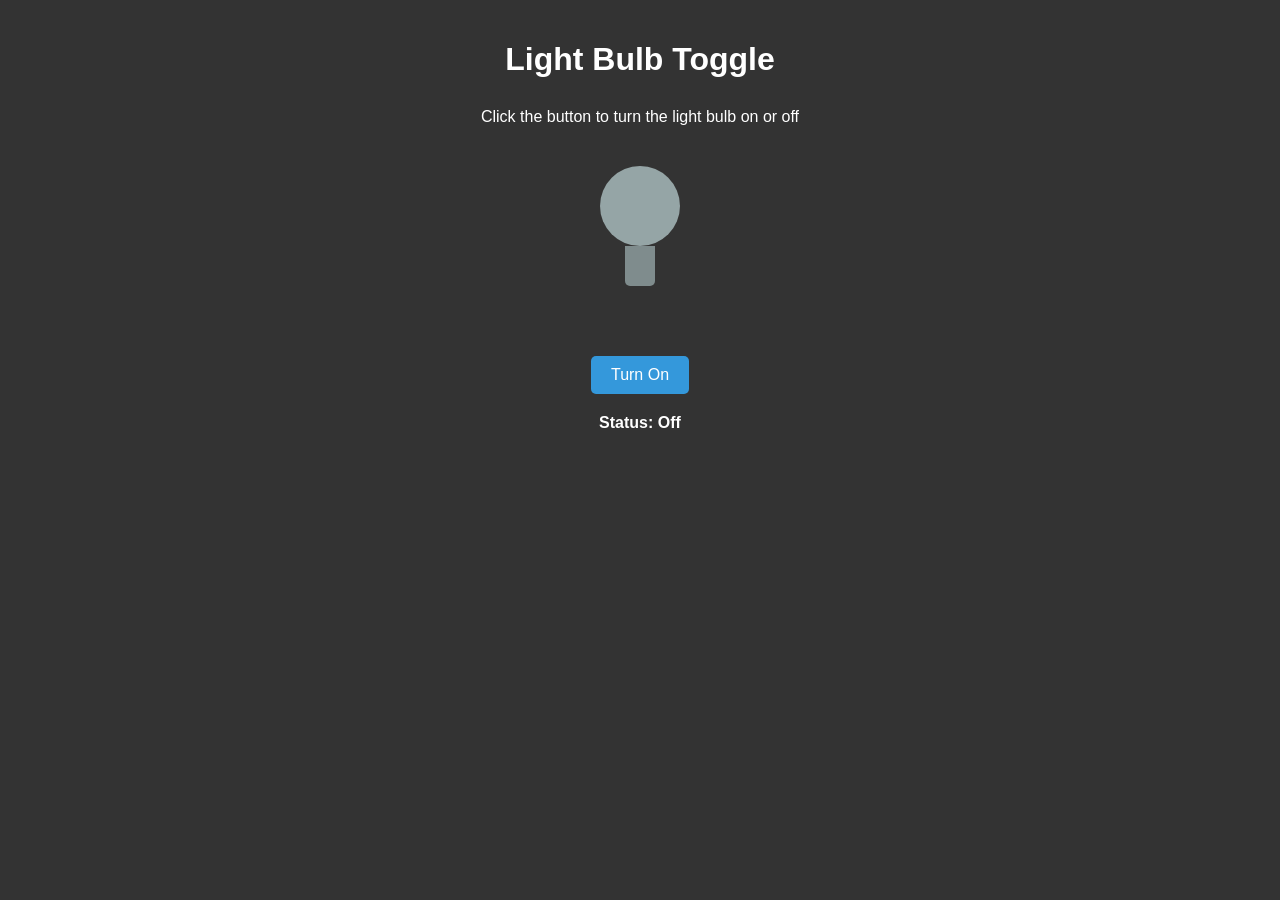
<file: dom/challenge-1/index.html>
<!DOCTYPE html>
<html lang="en">
  <head>
    <meta charset="UTF-8" />
    <meta name="viewport" content="width=device-width, initial-scale=1.0" />
    <title>Light Bulb Toggle</title>
    <link rel="stylesheet" href="styles.css" />
  </head>
  <body id="body">
    <h1>Light Bulb Toggle</h1>
    <p>Click the button to turn the light bulb on or off</p>

    <div class="bulb-container">
      <div id="bulb" class="bulb off"></div>
      <div class="bulb-base"></div>
    </div>

    <button id="toggleButton">Turn On</button>

    <p id="status" class="switch-status">Status: Off</p>

    <script src="app.js"></script>
  </body>
</html>
</file>
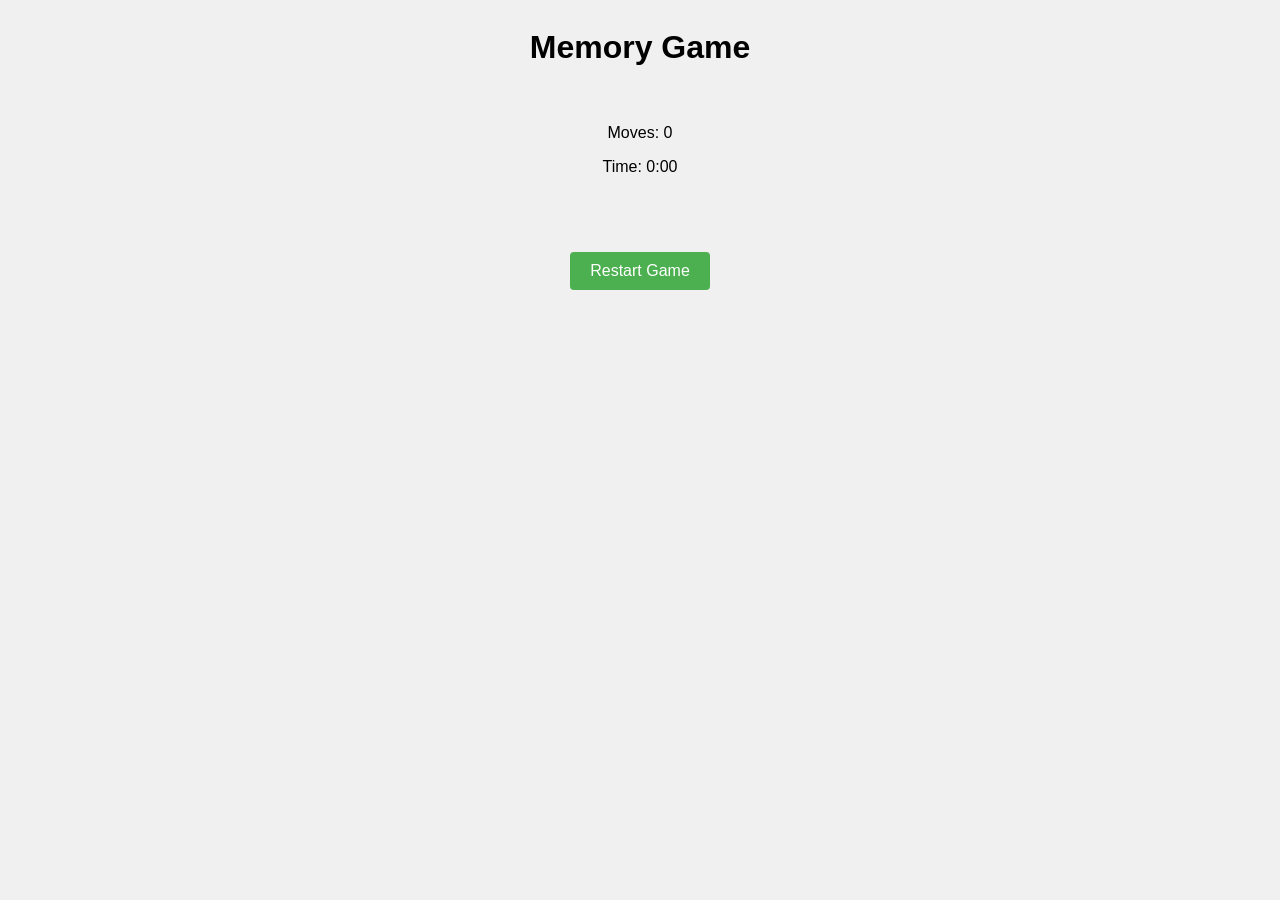
<file: dom/challenge-10/index.html>
<!DOCTYPE html>
<html lang="en">
  <head>
    <meta charset="UTF-8" />
    <meta name="viewport" content="width=device-width, initial-scale=1.0" />
    <title>Memory Card Game</title>
    <link rel="stylesheet" href="styles.css" />
  </head>
  <body>
    <h1>Memory Game</h1>
    <div class="stats">
      <p>Moves: <span id="moves">0</span></p>
      <p>Time: <span id="time">0:00</span></p>
    </div>
    <div class="game-container" id="gameContainer"></div>
    <button onclick="restartGame()">Restart Game</button>

    <script src="app.js"></script>
  </body>
</html>
</file>
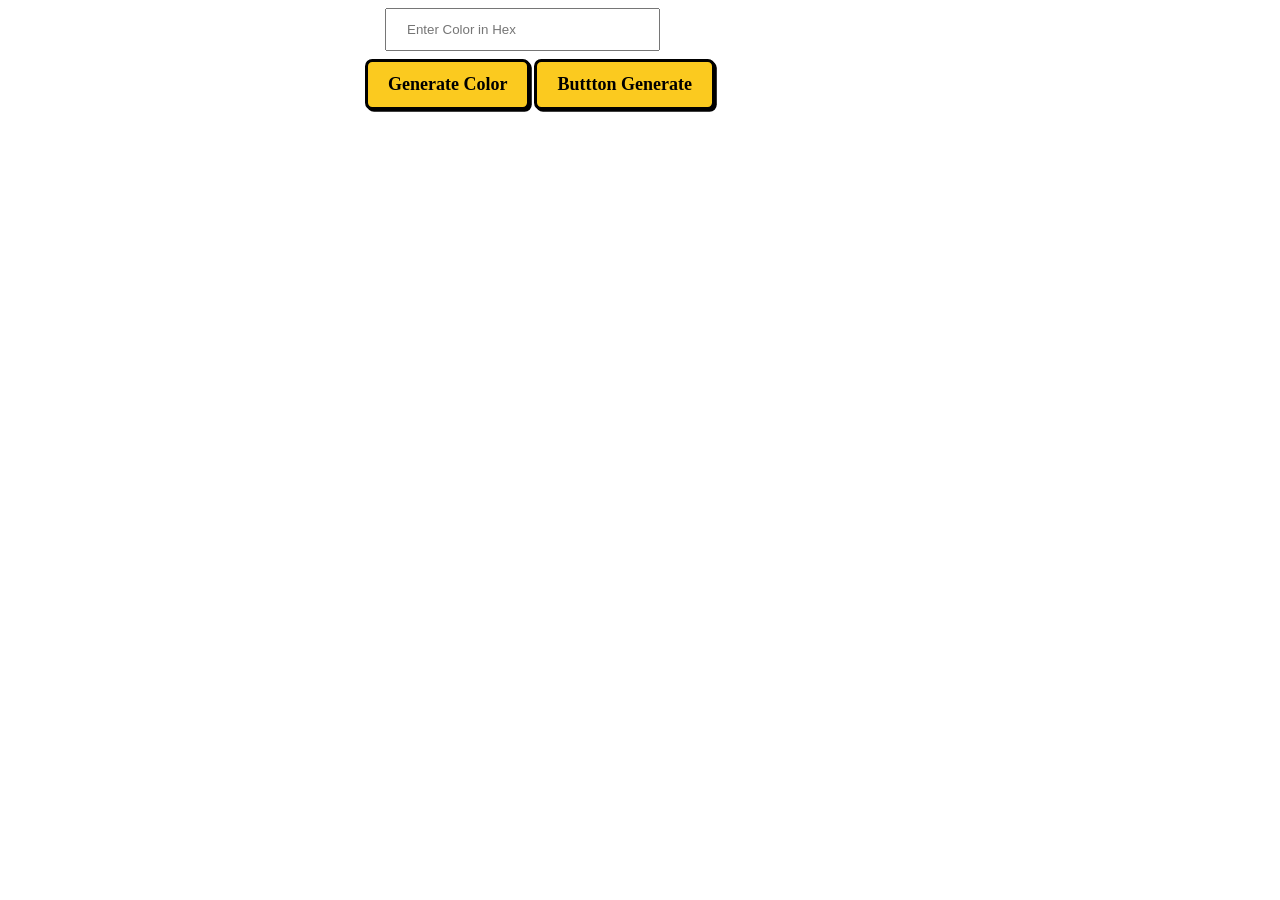
<file: dom/challenge-11/index.html>
<!DOCTYPE html>
<html lang="en">
  <head>
    <meta charset="UTF-8" />
    <meta name="viewport" content="width=device-width, initial-scale=1.0" />
    <title>Project</title>
    <link rel="stylesheet" href="style.css" />
  </head>
  <body>
    <div id="main">
      <input
        type="text"
        name="color"
        id="colorInput"
        placeholder="Enter Color in Hex"
      />
      <br />
      <button type="button" id="createHexCode">Generate Color</button>
      <button type="button" id="createButton">Buttton Generate</button>
    </div>
    <div id="container">
      <!-- dynamical btn create -->
    </div>
    <script src="script.js"></script>
  </body>
</html>
</file>
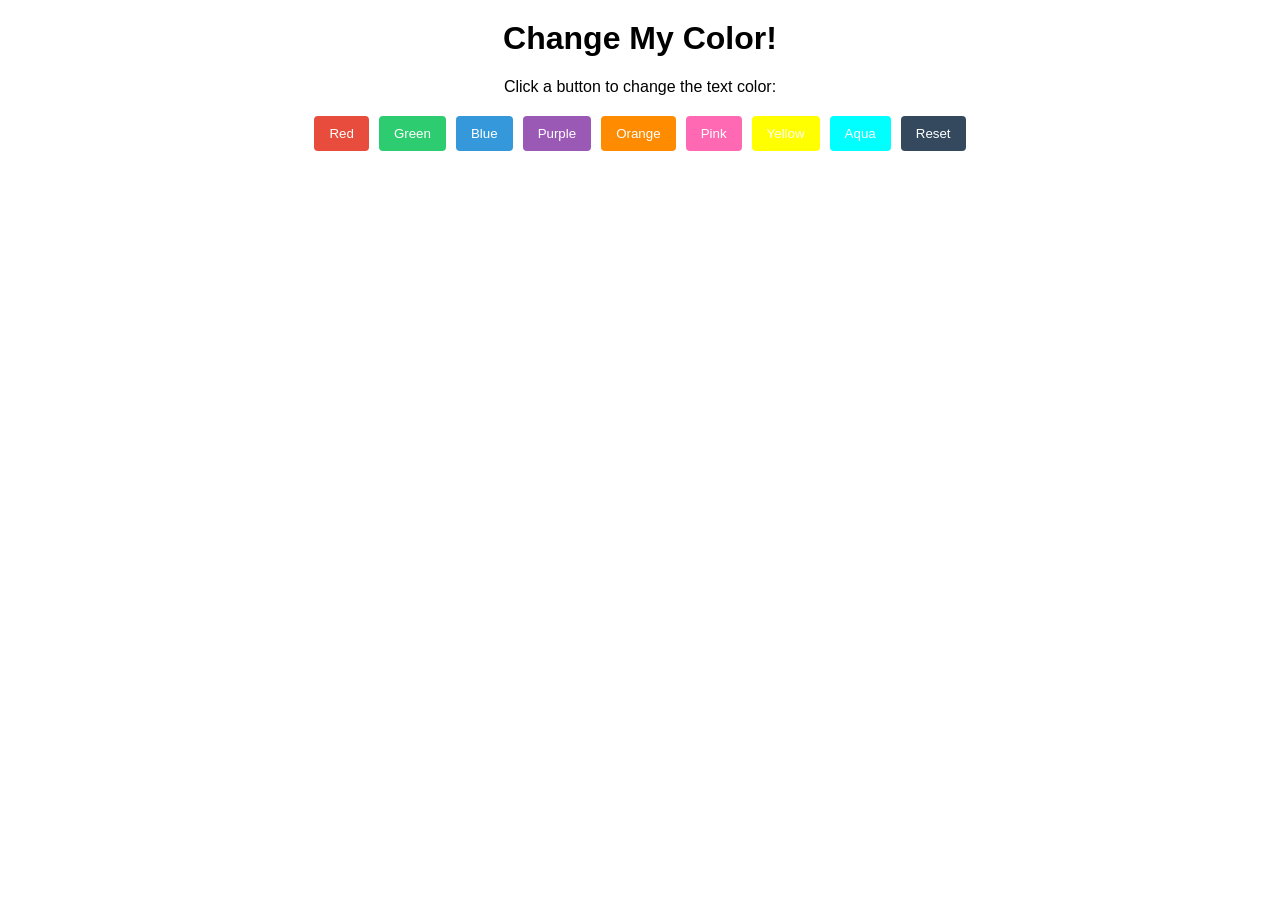
<file: dom/challenge-2/index.html>
<html lang="en">
  <head>
    <meta charset="UTF-8" />
    <meta name="viewport" content="width=device-width, initial-scale=1.0" />
    <title>Change Text Color</title>
    <link rel="stylesheet" href="styles.css" />
  </head>
  <body>
    <h1 id="mainHeading">Change My Color!</h1>
    <p>Click a button to change the text color:</p>

    <div class="color-buttons">
      <button id="redButton">Red</button>
      <button id="greenButton">Green</button>
      <button id="blueButton">Blue</button>
      <button id="purpleButton">Purple</button>
      <button id="orangeButton">Orange</button>
      <button id="pinkButton">Pink</button>
      <button id="yellowButton">Yellow</button>
      <button id="aquaButton">Aqua</button>
      <button id="resetButton">Reset</button>
    </div>

    <script src="app.js"></script>
  </body>
</html>
</file>
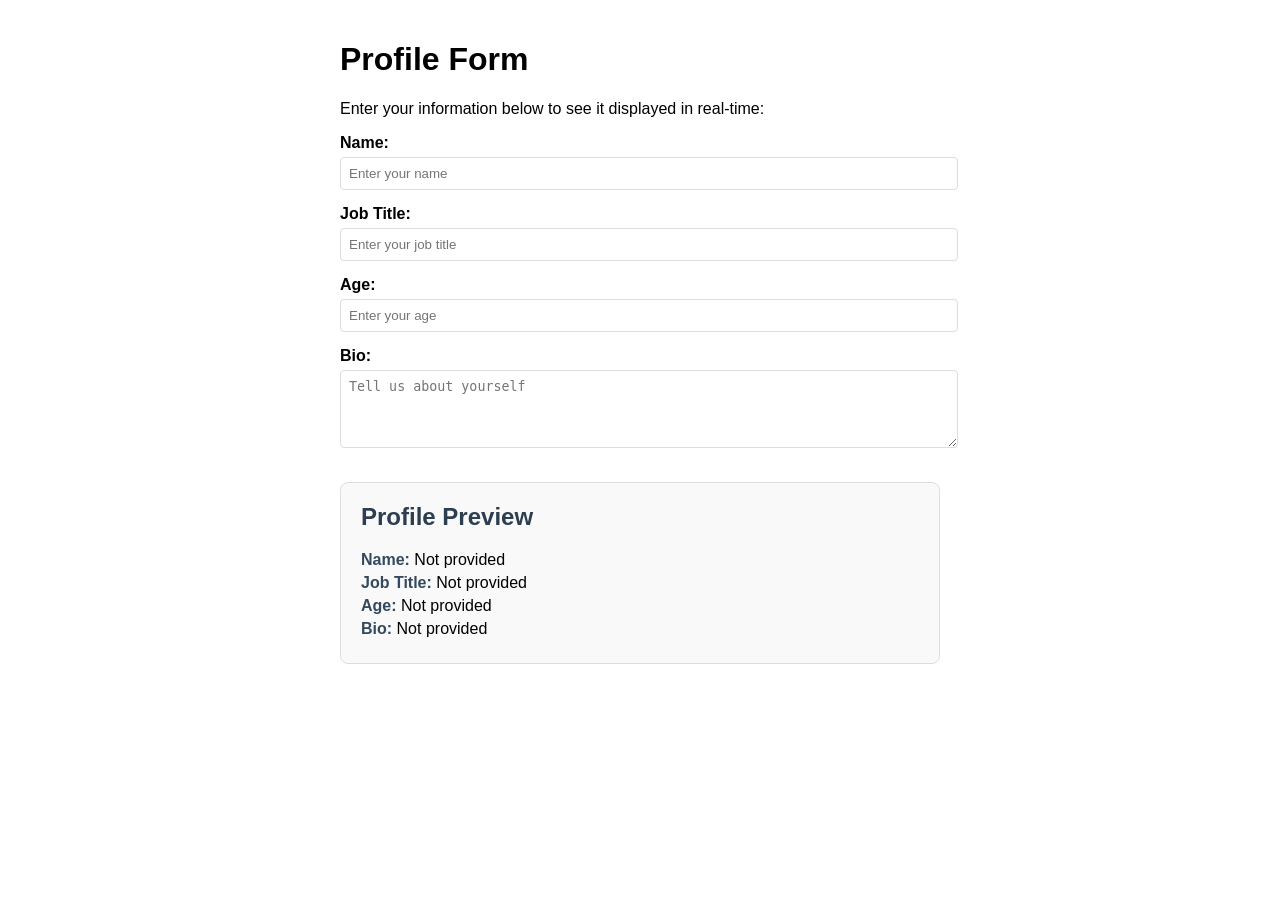
<file: dom/challenge-3/index.html>
<!DOCTYPE html>
<html lang="en">
  <head>
    <meta charset="UTF-8" />
    <meta name="viewport" content="width=device-width, initial-scale=1.0" />
    <title>Real-time Form Input Display</title>
    <link rel="stylesheet" href="styles.css" />
  </head>
  <body>
    <h1>Profile Form</h1>
    <p>Enter your information below to see it displayed in real-time:</p>

    <div class="form-container">
      <div class="form-group">
        <label for="nameInput">Name:</label>
        <input type="text" id="nameInput" placeholder="Enter your name" />
      </div>

      <div class="form-group">
        <label for="jobInput">Job Title:</label>
        <input type="text" id="jobInput" placeholder="Enter your job title" />
      </div>

      <div class="form-group">
        <label for="ageInput">Age:</label>
        <input
          type="number"
          id="ageInput"
          min="18"
          max="120"
          placeholder="Enter your age"
        />
      </div>

      <div class="form-group">
        <label for="bioInputageDisplay">Bio:</label>
        <textarea
          id="bioInput"
          rows="4"
          placeholder="Tell us about yourself"
        ></textarea>
      </div>
    </div>

    <div class="preview-card">
      <h2>Profile Preview</h2>
      <div class="profile-info">
        <p><strong>Name:</strong> <span id="nameDisplay">Not provided</span></p>
        <p>
          <strong>Job Title:</strong> <span id="jobDisplay">Not provided</span>
        </p>
        <p><strong>Age:</strong> <span id="">Not provided</span></p>
        <p><strong>Bio:</strong> <span id="bioDisplay">Not provided</span></p>
      </div>
    </div>

    <script src="app.js"></script>
  </body>
</html>
</file>
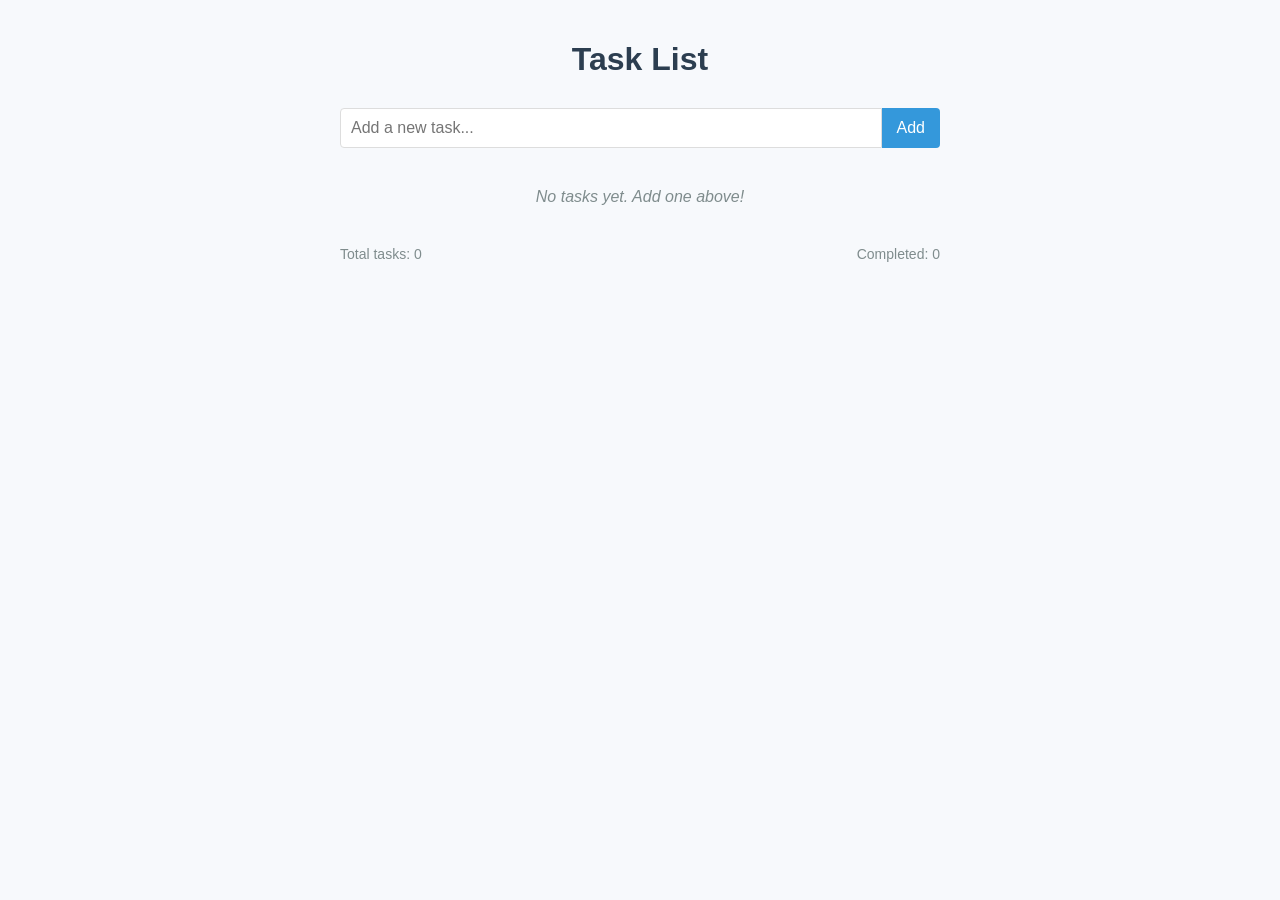
<file: dom/challenge-4/index.html>
<!DOCTYPE html>
<html lang="en">
  <head>
    <meta charset="UTF-8" />
    <meta name="viewport" content="width=device-width, initial-scale=1.0" />
    <title>Task List Application</title>
    <link rel="stylesheet" href="styles.css" />
  </head>
  <body>
    <h1>Task List</h1>

    <div class="task-form">
      <input
        type="text"
        id="taskInput"
        class="task-input"
        placeholder="Add a new task..."
      />
      <button id="addButton" class="add-button">Add</button>
    </div>

    <ul id="taskList" class="task-list">
      <li class="empty-list">No tasks yet. Add one above!</li>
    </ul>

    <div class="task-stats">
      <span id="totalTasks">Total tasks: 0</span>
      <span id="completedTasks">Completed: 0</span>
    </div>
    <script src="app.js"></script>
  </body>
</html>
</file>
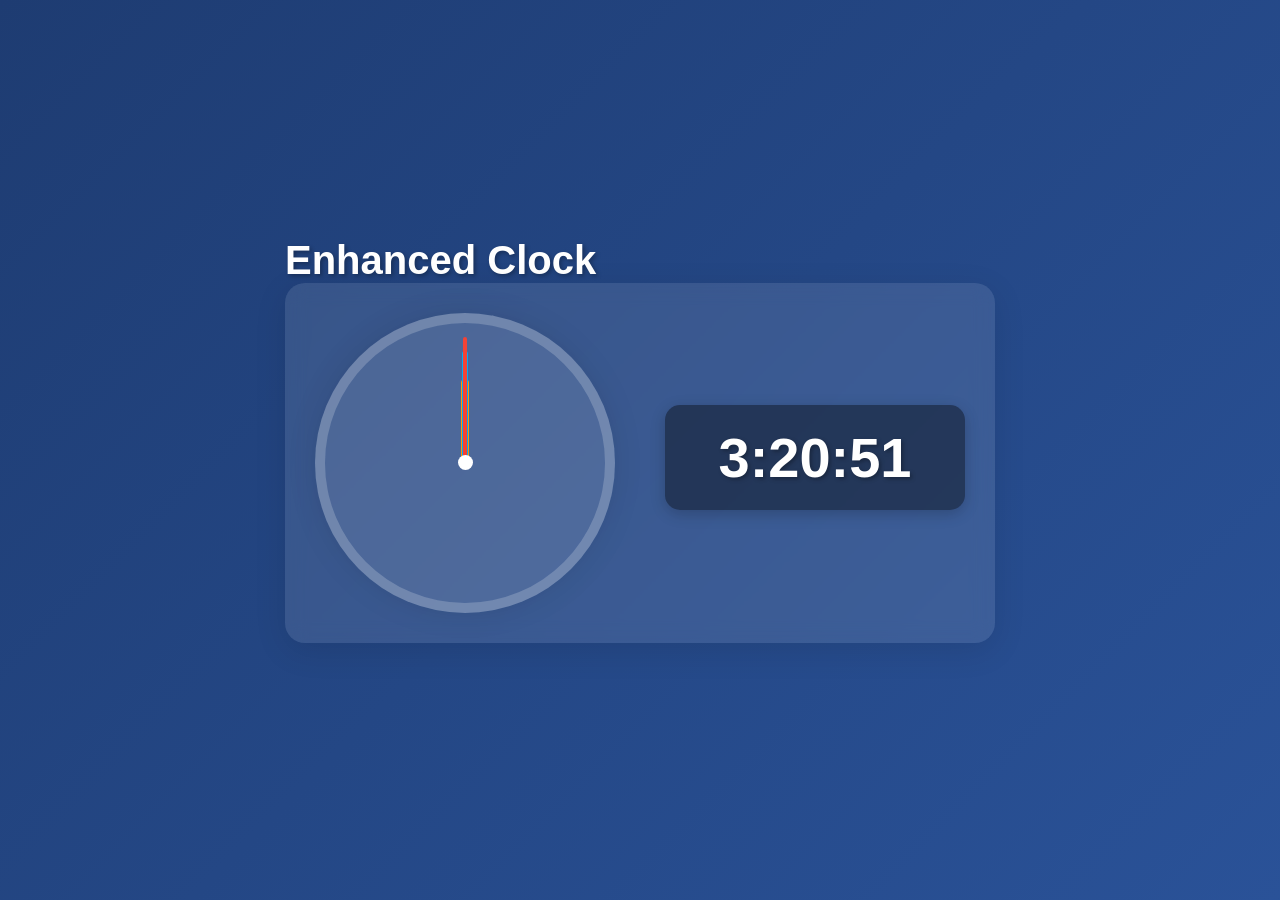
<file: dom/challenge-6/index.html>
<!DOCTYPE html>
<html lang="en">
  <head>
    <meta charset="UTF-8" />
    <meta name="viewport" content="width=device-width, initial-scale=1.0" />
    <title>Enhanced Digital & Analog Clock</title>
    <link rel="stylesheet" href="styles.css" />
  </head>
  <body>
    <h2>Enhanced Clock</h2https://www.youtube.com/watch?v=pN6jk0uUrD8&list=PLlasXeu85E9cQ32gLCvAvr9vNaUccPVNP>

    <div class="container">
      <div class="clock">
        <div class="hand hour"></div>
        <div class="hand minute"></div>
        <div class="hand second"></div>
      </div>

      <div>
        <div class="digital-clock">00:00:00</div>
        <div class="date"></div>
      </div>
    </div>

    <script src="app.js"></script>
  </body>
</html>
</file>
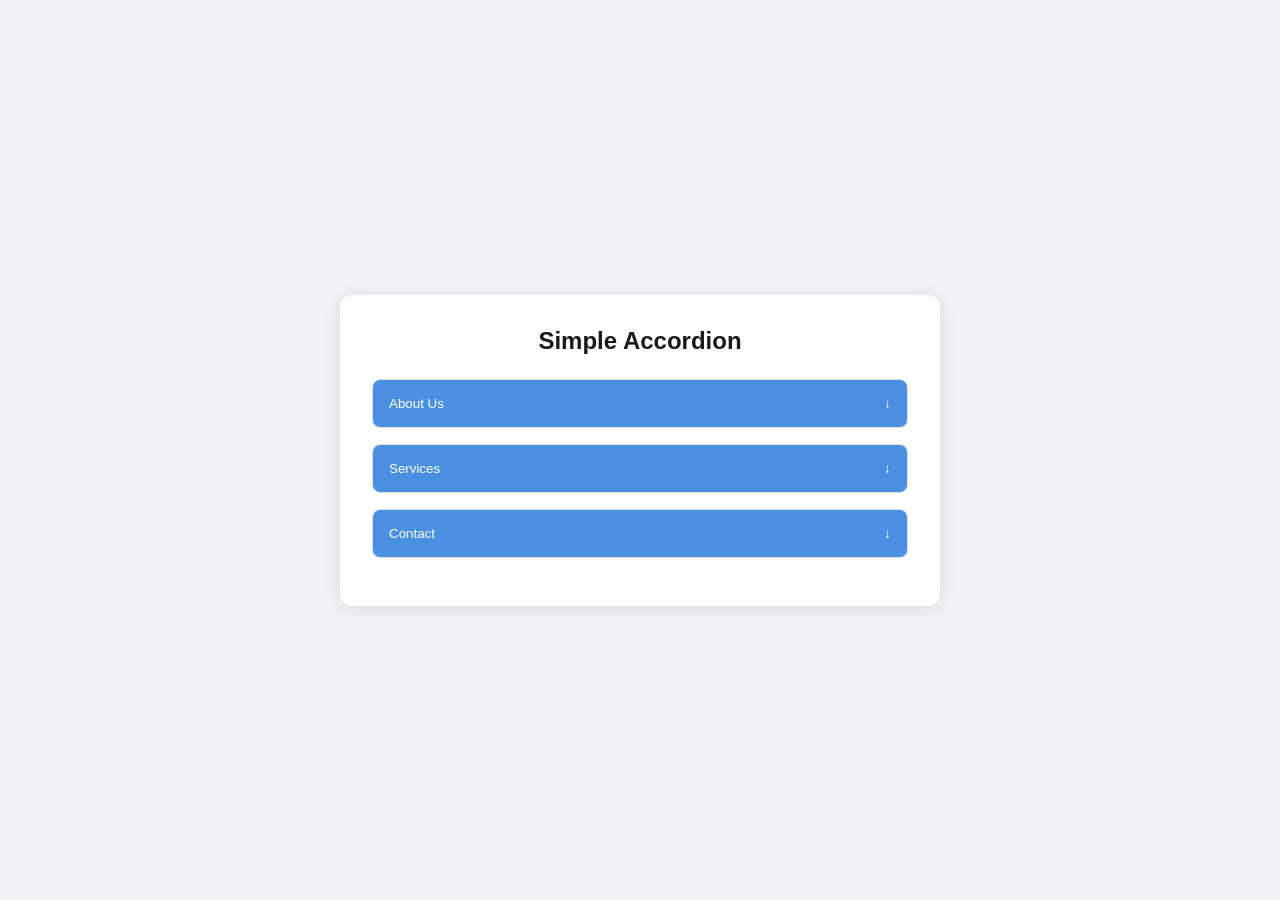
<file: dom/challenge-7/index.html>
<!DOCTYPE html>
<html lang="en">
  <head>
    <meta charset="UTF-8" />
    <meta name="viewport" content="width=device-width, initial-scale=1.0" />
    <title>Slick Accordion</title>
    <link rel="stylesheet" href="styles.css" />
  </head>
  <body>
    <div class="container">
      <h2>Simple Accordion</h2>
      <div class="accordion">
        <div class="accordion-item">
          <button class="accordion-button">
            About Us
            <span class="arrow">↓</span>
          </button>
          <div class="accordion-content">
            <p>
              We are a company dedicated to creating amazing web experiences.
              Our team works tirelessly to bring you the best solutions.
            </p>
          </div>
        </div>

        <div class="accordion-item">
          <button class="accordion-button">
            Services
            <span class="arrow">↓</span>
          </button>
          <div class="accordion-content">
            <p>
              We offer web design, development, and consulting services to help
              your business grow online.
            </p>
          </div>
        </div>

        <div class="accordion-item">
          <button class="accordion-button">
            Contact
            <span class="arrow">↓</span>
          </button>
          <div class="accordion-content">
            <p>
              Get in touch with us through email or phone. We're always happy to
              help with your projects.
            </p>
          </div>
        </div>
      </div>
    </div>

    <script src="app.js"></script>
  </body>
</html>
</file>
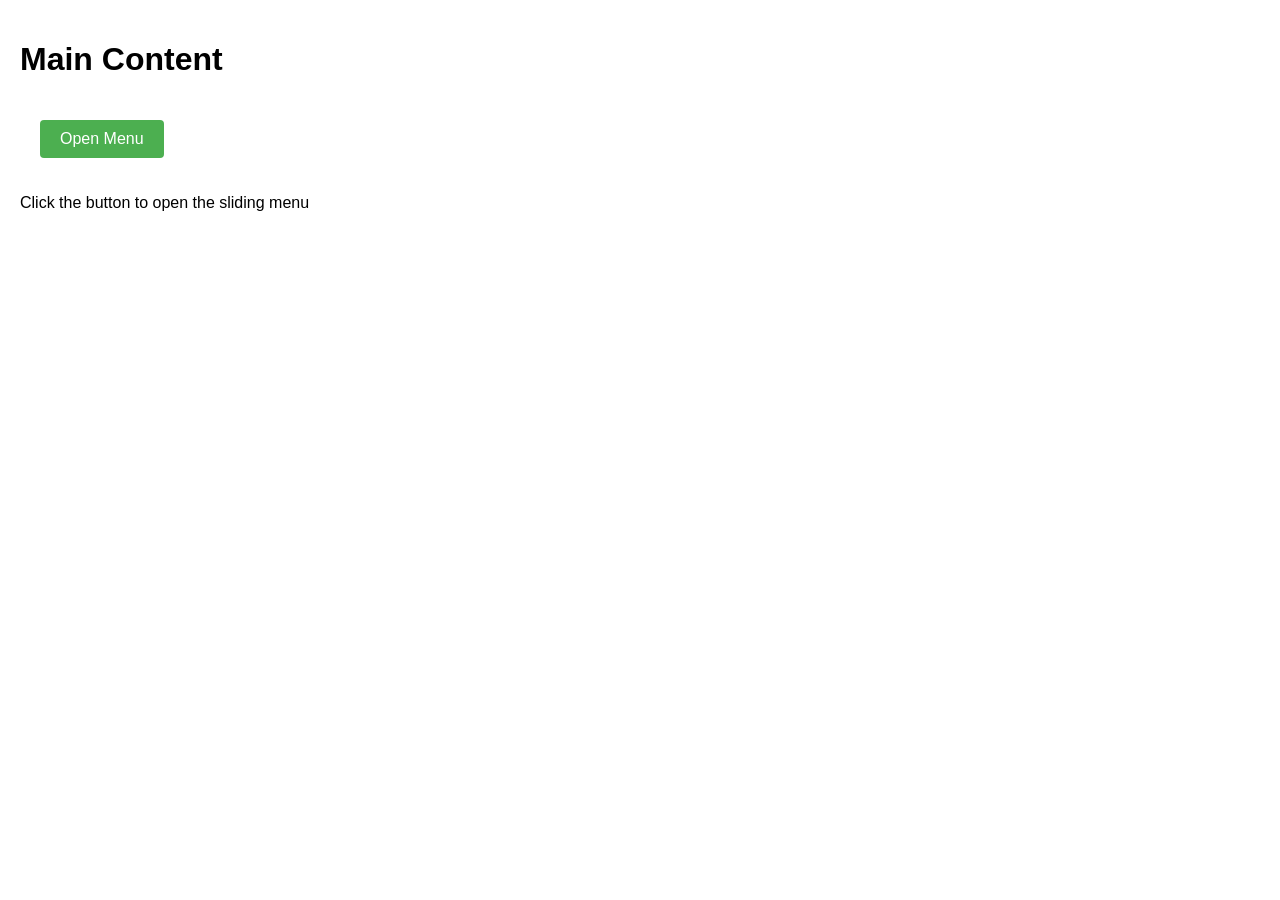
<file: dom/challenge-9/index.html>
<!DOCTYPE html>
<html lang="en">
  <head>
    <meta charset="UTF-8" />
    <meta name="viewport" content="width=device-width, initial-scale=1.0" />
    <title>Sliding Menu</title>
    <link rel="stylesheet" href="styles.css" />
  </head>
  <body>
    <div class="content">
      <h1>Main Content</h1>
      <button class="toggle-btn">Open Menu</button>
      <p>Click the button to open the sliding menu</p>
    </div>

    <div class="panel">
      <button class="close-btn">X</button>
      <h2>Menu Items</h2>
      <div class="menu-item">Home</div>
      <div class="menu-item">About</div>
      <div class="menu-item">Services</div>
      <div class="menu-item">Contact</div>
    </div>

    <script src="app.js"></script>
  </body>
</html>
</file>
<file: dom/challenge-1/styles.css>
body {
  font-family: Arial, sans-serif;
  max-width: 600px;
  margin: 0 auto;
  padding: 20px;
  text-align: center;
  background-color: #f5f5f5;
  transition: background-color 0.3s ease;
}

.dark-mode {
  background-color: #333;
  color: white;
}

h1 {
  margin-bottom: 30px;
}

.bulb-container {
  margin: 40px auto;
  position: relative;
  width: 100px;
  height: 150px;
}

.bulb {
  width: 80px;
  height: 80px;
  background-color: #f1c40f;
  border-radius: 50%;
  position: absolute;
  top: 0;
  left: 50%;
  transform: translateX(-50%);
  box-shadow: 0 0 50px rgba(241, 196, 15, 0.5);
  transition: all 0.3s ease;
}

.bulb.off {
  background-color: #95a5a6;
  box-shadow: none;
}

.bulb-base {
  width: 30px;
  height: 40px;
  background-color: #7f8c8d;
  position: absolute;
  top: 80px;
  left: 50%;
  transform: translateX(-50%);
  border-radius: 0 0 5px 5px;
}

button {
  padding: 10px 20px;
  background-color: #3498db;
  color: white;
  border: none;
  border-radius: 5px;
  cursor: pointer;
  font-size: 16px;
  transition: background-color 0.3s;
}

button:hover {
  background-color: #2980b9;
}

.switch-status {
  margin-top: 20px;
  font-weight: bold;
}
</file>
<file: dom/challenge-10/styles.css>
body {
  font-family: Arial, sans-serif;
  display: flex;
  flex-direction: column;
  align-items: center;
  background: #f0f0f0;
}

.game-container {
  display: grid;
  grid-template-columns: repeat(4, 1fr);
  gap: 10px;
  margin: 20px;
  perspective: 1000px;
}

.card {
  width: 100px;
  height: 100px;
  position: relative;
  transform-style: preserve-3d;
  transition: transform 0.5s;
  cursor: pointer;
}

.card.flipped {
  transform: rotateY(180deg);
}

.card-front,
.card-back {
  position: absolute;
  width: 100%;
  height: 100%;
  backface-visibility: hidden;
  display: flex;
  align-items: center;
  justify-content: center;
  font-size: 2em;
  border-radius: 8px;
}

.card-front {
  background: #2196f3;
  color: white;
}

.card-back {
  background: white;
  transform: rotateY(180deg);
  border: 2px solid #2196f3;
}

.stats {
  margin: 20px;
  text-align: center;
}

button {
  padding: 10px 20px;
  font-size: 1em;
  cursor: pointer;
  background: #4caf50;
  color: white;
  border: none;
  border-radius: 4px;
}
</file>
<file: dom/challenge-11/style.css>
* {
  margin: 0;
  padding: 0;
  box-sizing: border-box;
}

button {
  background: #fbca1f;
  font-family: inherit;
  padding: 12px 20px;
  font-weight: 900;
  font-size: 18px;
  border: 3px solid black;
  border-radius: 0.4em;
  box-shadow: 0.1em 0.1em;
  cursor: pointer;
}

#main {
  max-width: 550px;
  margin: auto;
  /* margin: 40px; */
}

button:hover {
  transform: translate(-0.05em, -0.05em);
  box-shadow: 0.15em 0.15em;
}

button:active {
  transform: translate(0.05em, 0.05em);
  box-shadow: 0.05em 0.05em;
}

input[type="text"] {
  width: 50%;
  padding: 12px 20px;
  margin: 8px 20px;
  box-sizing: border-box;
}

#box {
  display: flex;
  justify-content: center;
  align-items: center;
}
</file>
<file: dom/challenge-2/styles.css>
body {
  font-family: Arial, sans-serif;
  max-width: 600px;
  margin: 0 auto;
  padding: 20px;
  text-align: center;
}
h1 {
  transition: color 0.3s ease;
}
.color-buttons {
  display: flex;
  justify-content: center;
  gap: 10px;
  margin: 20px 0;
}
button {
  padding: 10px 15px;
  border: none;
  border-radius: 4px;
  cursor: pointer;
  color: white;
}
#redButton {
  background-color: #e74c3c;
}
#greenButton {
  background-color: #2ecc71;
}
#blueButton {
  background-color: #3498db;
}
#purpleButton {
  background-color: #9b59b6;
}
#pinkButton {
  background-color: #ff69b4;
}
#orangeButton {
  background-color: #ff8c00;
}
#yellowButton {
  background-color: #ffff00;
}
#aquaButton {
  background-color: #00ffff;
}
#resetButton {
  background-color: #34495e;
}
</file>
<file: dom/challenge-3/styles.css>
body {
  font-family: Arial, sans-serif;
  max-width: 600px;
  margin: 0 auto;
  padding: 20px;
}
.form-group {
  margin-bottom: 15px;
}
label {
  display: block;
  margin-bottom: 5px;
  font-weight: bold;
}
input,
textarea,
select {
  width: 100%;
  padding: 8px;
  border: 1px solid #ddd;
  border-radius: 4px;
}
.preview-card {
  margin-top: 30px;
  border: 1px solid #ddd;
  border-radius: 8px;
  padding: 20px;
  background-color: #f9f9f9;
}
h2 {
  margin-top: 0;
  color: #2c3e50;
}
.profile-info p {
  margin: 5px 0;
}
.profile-info strong {
  color: #34495e;
}
</file>
<file: dom/challenge-4/styles.css>
body {
  font-family: 'Segoe UI', Tahoma, Geneva, Verdana, sans-serif;
  max-width: 600px;
  margin: 0 auto;
  padding: 20px;
  background-color: #f7f9fc;
}

h1 {
  color: #2c3e50;
  text-align: center;
  margin-bottom: 30px;
}

.task-form {
  display: flex;
  margin-bottom: 20px;
}

.task-input {
  flex: 1;
  padding: 10px;
  font-size: 16px;
  border: 1px solid #ddd;
  border-radius: 4px 0 0 4px;
}

.add-button {
  padding: 10px 15px;
  background-color: #3498db;
  color: white;
  border: none;
  border-radius: 0 4px 4px 0;
  cursor: pointer;
  font-size: 16px;
}

.add-button:hover {
  background-color: #2980b9;
}

.task-list {
  list-style: none;
  padding: 0;
}

.task-item {
  display: flex;
  align-items: center;
  padding: 12px 15px;
  background-color: white;
  border-radius: 4px;
  margin-bottom: 10px;
  box-shadow: 0 2px 5px rgba(0, 0, 0, 0.1);
  animation: fadeIn 0.3s ease;
}

@keyframes fadeIn {
  from {
    opacity: 0;
    transform: translateY(-10px);
  }
  to {
    opacity: 1;
    transform: translateY(0);
  }
}

.task-text {
  flex: 1;
  margin-left: 10px;
}

.complete-checkbox {
  width: 18px;
  height: 18px;
  cursor: pointer;
}

.task-item.completed .task-text {
  text-decoration: line-through;
  color: #95a5a6;
}

.delete-button {
  background-color: #e74c3c;
  color: white;
  border: none;
  border-radius: 4px;
  padding: 5px 10px;
  cursor: pointer;
  font-size: 14px;
  opacity: 0.8;
  transition: opacity 0.2s;
}

.delete-button:hover {
  opacity: 1;
}

.empty-list {
  text-align: center;
  color: #7f8c8d;
  font-style: italic;
  padding: 20px;
}

.task-stats {
  display: flex;
  justify-content: space-between;
  margin-top: 20px;
  color: #7f8c8d;
  font-size: 14px;
}
</file>
<file: dom/challenge-6/styles.css>
* {
  margin: 0;
  padding: 0;
  box-sizing: border-box;
  font-family: 'Segoe UI', Tahoma, Geneva, Verdana, sans-serif;
}

body {
  display: flex;
  flex-direction: column;
  align-items: center;
  justify-content: center;
  min-height: 100vh;
  background: linear-gradient(135deg, #1e3c72, #2a5298);
  color: white;
  padding: 20px;
}

.container {
  display: flex;
  flex-direction: column;
  align-items: center;
  gap: 30px;
  background: rgba(255, 255, 255, 0.1);
  padding: 30px;
  border-radius: 20px;
  backdrop-filter: blur(10px);
  box-shadow: 0 8px 32px rgba(0, 0, 0, 0.1);
}

h2 {
  font-size: 2.5rem;
  margin-bottom: 20px;
  text-shadow: 2px 2px 4px rgba(0, 0, 0, 0.3);
}

.clock {
  width: 300px;
  height: 300px;
  position: relative;
  background: rgba(255, 255, 255, 0.1);
  border: 10px solid rgba(255, 255, 255, 0.2);
  border-radius: 50%;
  display: flex;
  align-items: center;
  justify-content: center;
  box-shadow: 0 0 30px rgba(0, 0, 0, 0.1);
}

.clock::before {
  content: '';
  position: absolute;
  width: 15px;
  height: 15px;
  background: white;
  border-radius: 50%;
  z-index: 10;
}

.clock .number {
  position: absolute;
  width: 100%;
  height: 100%;
  text-align: center;
  transform: rotate(var(--rotation));
  font-size: 1.5rem;
  padding: 18px;
}

.clock .number span {
  display: inline-block;
  transform: rotate(calc(var(--rotation) * -1));
}

.hand {
  position: absolute;
  bottom: 50%;
  transform-origin: bottom;
  border-radius: 4px;
  transform: translateX(-50%) rotate(0deg);
  transition: transform 0.2s cubic-bezier(0.4, 2.08, 0.55, 0.44);
}

.hour {
  width: 8px;
  height: 30%;
  background: #ff9800;
  left: 50%;
}

.minute {
  width: 6px;
  height: 40%;
  background: #03a9f4;
  left: 50%;
}

.second {
  width: 4px;
  height: 45%;
  background: #f44336;
  left: 50%;
}

.digital-clock {
  font-size: 3.5rem;
  font-weight: bold;
  padding: 20px 40px;
  background: rgba(0, 0, 0, 0.4);
  border-radius: 15px;
  min-width: 300px;
  text-align: center;
  box-shadow: 0 4px 15px rgba(0, 0, 0, 0.2);
  text-shadow: 2px 2px 4px rgba(0, 0, 0, 0.3);
}

.date {
  font-size: 1.2rem;
  margin-top: 10px;
  opacity: 0.8;
}

@media (min-width: 768px) {
  .container {
    flex-direction: row;
    gap: 50px;
  }
}
</file>
<file: dom/challenge-7/styles.css>
* {
  margin: 0;
  padding: 0;
  box-sizing: border-box;
  font-family: 'Arial', sans-serif;
}

body {
  min-height: 100vh;
  display: grid;
  place-items: center;
  background: #f0f2f5;
}

.container {
  width: 90%;
  max-width: 600px;
  background: white;
  padding: 2rem;
  border-radius: 12px;
  box-shadow: 0 2px 20px rgba(0, 0, 0, 0.1);
}

h2 {
  color: #1a1a1a;
  margin-bottom: 1.5rem;
  font-size: 1.5rem;
  text-align: center;
}

.accordion-item {
  background: white;
  margin-bottom: 1rem;
  border-radius: 8px;
  overflow: hidden;
  border: 1px solid #e1e1e1;
}

.accordion-button {
  width: 100%;
  padding: 1rem;
  background: #4a90e2;
  color: white;
  border: none;
  text-align: left;
  display: flex;
  justify-content: space-between;
  align-items: center;
  cursor: pointer;
  transition: 0.3s ease;
}

.accordion-button:hover {
  background: #357abd;
}

.accordion-content {
  max-height: 0;
  padding: 0 1rem;
  background: white;
  overflow: hidden;
  transition: all 0.3s ease-out;
}

.accordion-content p {
  padding: 1rem 0;
  color: #666;
  line-height: 1.5;
}

.arrow {
  transition: transform 0.3s ease;
}

.active .arrow {
  transform: rotate(180deg);
}

.active .accordion-content {
  max-height: 200px;
}
</file>
<file: dom/challenge-9/styles.css>
body {
  margin: 0;
  font-family: Arial, sans-serif;
}

.panel {
  position: fixed;
  top: 0;
  right: -360px;
  width: 300px;
  height: 100%;
  background: #f1f1f1;
  transition: all 0.3s ease;
  padding: 20px;
  box-shadow: -2px 0 5px rgba(0, 0, 0, 0.2);
}

.panel.active {
  right: 0;
}

.toggle-btn {
  padding: 10px 20px;
  background: #4caf50;
  color: white;
  border: none;
  border-radius: 4px;
  cursor: pointer;
  margin: 20px;
  font-size: 16px;
}

.toggle-btn:hover {
  background: #45a049;
}

.close-btn {
  position: absolute;
  top: 10px;
  right: 10px;
  padding: 5px 10px;
  background: #ff4444;
  color: white;
  border: none;
  border-radius: 4px;
  cursor: pointer;
}

.close-btn:hover {
  background: #ff0000;
}

.menu-item {
  padding: 15px;
  margin: 5px 0;
  background: white;
  cursor: pointer;
  border-radius: 4px;
  transition: background 0.2s;
}

.menu-item:hover {
  background: #e0e0e0;
}

.content {
  padding: 20px;
}
</file>
